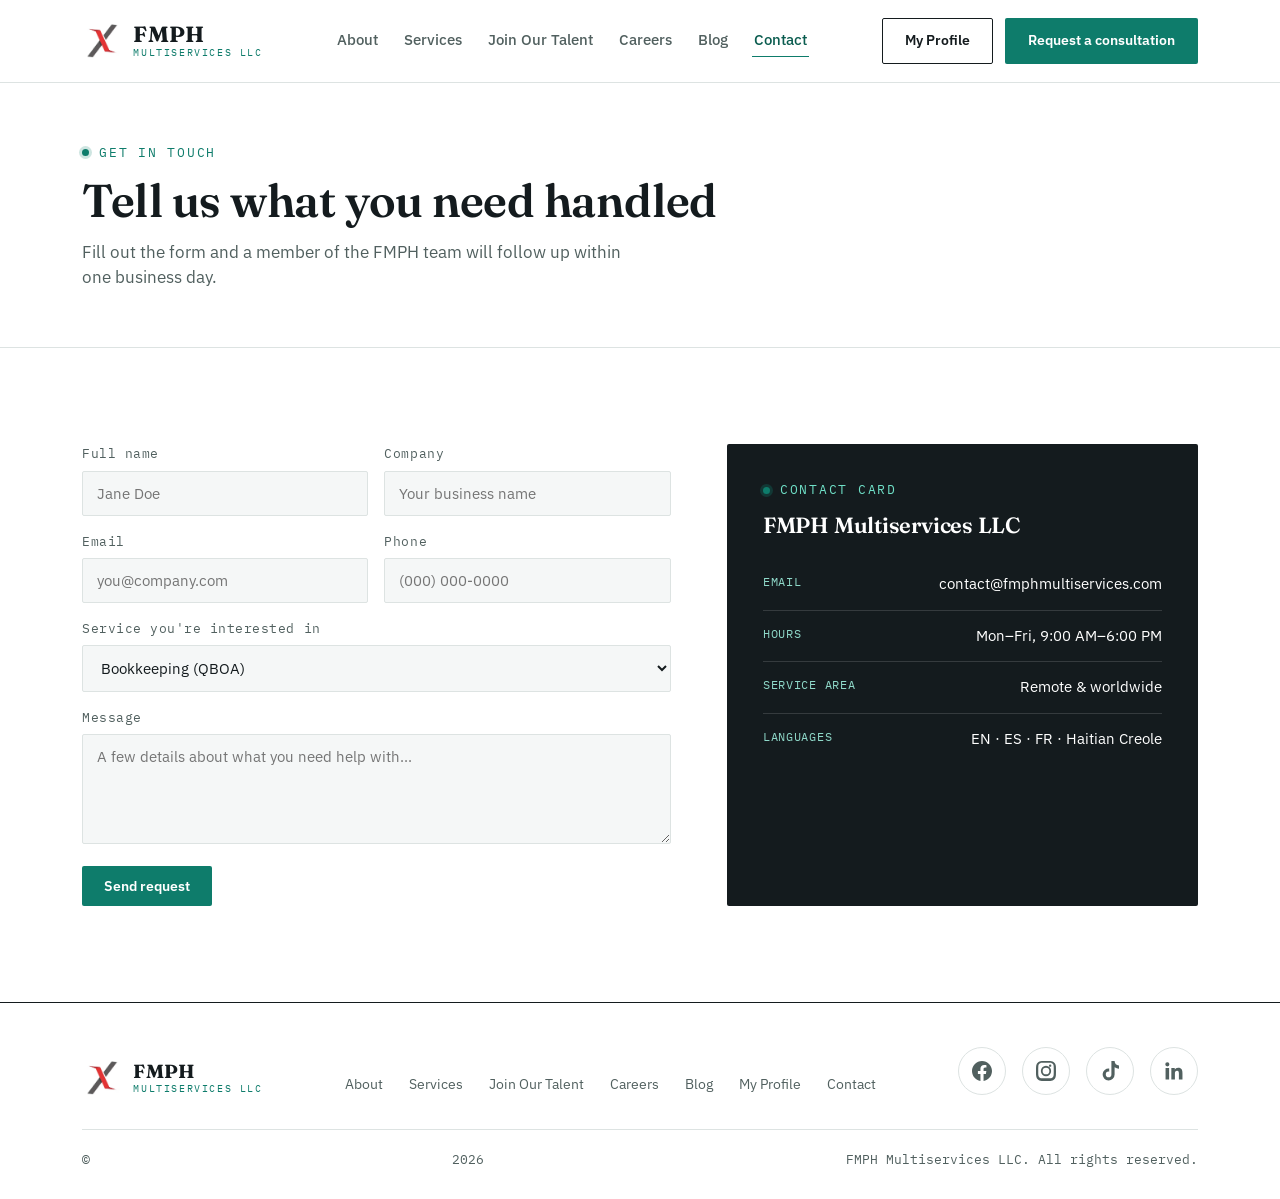
<file: contact.html>
<!DOCTYPE html>
<html lang="en">
<head>
<meta charset="UTF-8">
<meta name="viewport" content="width=device-width, initial-scale=1.0">
<title>Contact Us — FMPH Multiservices LLC</title>
<meta name="description" content="Get in touch with FMPH Multiservices LLC for bookkeeping, call center, sales, healthcare support, or interpretation services.">
<link rel="icon" type="image/png" href="logo-icon.png">
<link rel="preconnect" href="https://fonts.googleapis.com">
<link rel="preconnect" href="https://fonts.gstatic.com" crossorigin>
<link href="https://fonts.googleapis.com/css2?family=Fraunces:opsz,wght@9..144,400;9..144,500;9..144,600;9..144,700&family=IBM+Plex+Sans:wght@400;500;600;700&family=IBM+Plex+Mono:wght@400;500&display=swap" rel="stylesheet">
<link rel="stylesheet" href="styles.css">
</head>
<body>

<header>
  <div class="nav">
    <a href="index.html" class="logo">
      <img src="logo-icon.png" alt="FMPH Multiservices LLC logo" class="logo-icon">
      <span class="logo-text">
        <span class="mark">FMPH</span>
        <span class="sub">Multiservices LLC</span>
      </span>
    </a>
    <nav class="links">
      <a href="about.html">About</a>
      <a href="index.html#services">Services</a>
      <a href="join-our-talent.html">Join Our Talent</a>
      <a href="careers.html">Careers</a>
      <a href="blog.html">Blog</a>
      <a href="contact.html" class="active">Contact</a>
    </nav>
    <div style="display:flex; align-items:center; gap:12px;">
      <a href="my-profile.html" class="btn btn-ghost">My Profile</a>
      <a href="contact.html" class="btn btn-primary">Request a consultation</a>
      <button class="navbtn" id="navToggle" aria-label="Toggle menu" aria-expanded="false"><span></span><span></span><span></span></button>
    </div>
  </div>
  <nav class="links" id="mobileNav" style="display:none; flex-direction:column; gap:0; padding:0 32px 20px;">
    <a href="about.html" style="padding:12px 0; border-bottom:1px solid var(--line);">About</a>
    <a href="index.html#services" style="padding:12px 0; border-bottom:1px solid var(--line);">Services</a>
    <a href="join-our-talent.html" style="padding:12px 0; border-bottom:1px solid var(--line);">Join Our Talent</a>
    <a href="careers.html" style="padding:12px 0; border-bottom:1px solid var(--line);">Careers</a>
    <a href="blog.html" style="padding:12px 0; border-bottom:1px solid var(--line);">Blog</a>
    <a href="my-profile.html" style="padding:12px 0; border-bottom:1px solid var(--line);">My Profile</a>
    <a href="contact.html" style="padding:12px 0;">Contact</a>
  </nav>
</header>

<main id="top">

  <div class="page-hero">
    <div class="wrap">
      <span class="eyebrow reveal">Get in touch</span>
      <h1 class="reveal">Tell us what you need handled</h1>
      <p class="reveal">Fill out the form and a member of the FMPH team will follow up within one business day.</p>
    </div>
  </div>

  <section>
    <div class="wrap contact-grid">
      <form id="contactForm" class="reveal" action="https://formspree.io/f/mvkpgjkd" method="POST">
        <div class="row2">
          <div class="field">
            <label for="name">Full name</label>
            <input id="name" name="name" type="text" placeholder="Jane Doe" required>
          </div>
          <div class="field">
            <label for="company">Company</label>
            <input id="company" name="company" type="text" placeholder="Your business name">
          </div>
        </div>
        <div class="row2">
          <div class="field">
            <label for="email">Email</label>
            <input id="email" name="email" type="email" placeholder="you@company.com" required>
          </div>
          <div class="field">
            <label for="phone">Phone</label>
            <input id="phone" name="phone" type="tel" placeholder="(000) 000-0000">
          </div>
        </div>
        <div class="field">
          <label for="service">Service you're interested in</label>
          <select id="service" name="service">
            <option>Bookkeeping (QBOA)</option>
            <option>Call Center</option>
            <option>Sales</option>
            <option>Healthcare Support</option>
            <option>Interpretation</option>
            <option>Other / Not sure yet</option>
          </select>
        </div>
        <div class="field">
          <label for="message">Message</label>
          <textarea id="message" name="message" placeholder="A few details about what you need help with..."></textarea>
        </div>
        <button type="submit" class="btn btn-primary">Send request</button>
      </form>

      <div class="info-card reveal">
        <span class="eyebrow">Contact card</span>
        <h3>FMPH Multiservices LLC</h3>
        <div class="info-line"><span>EMAIL</span><span>contact@fmphmultiservices.com</span></div>
        <div class="info-line"><span>HOURS</span><span>Mon–Fri, 9:00 AM–6:00 PM</span></div>
        <div class="info-line"><span>SERVICE AREA</span><span>Remote &amp; worldwide</span></div>
        <div class="info-line" style="border-bottom:none;"><span>LANGUAGES</span><span>EN · ES · FR · Haitian Creole</span></div>
      </div>
    </div>
  </section>

</main>

<footer>
  <div class="wrap">
    <div class="foot-grid">
      <a href="index.html" class="logo">
        <img src="logo-icon.png" alt="FMPH Multiservices LLC logo" class="logo-icon">
        <span class="logo-text">
          <span class="mark">FMPH</span>
          <span class="sub">Multiservices LLC</span>
        </span>
      </a>
      <div class="foot-links">
        <a href="about.html">About</a>
        <a href="index.html#services">Services</a>
        <a href="join-our-talent.html">Join Our Talent</a>
        <a href="careers.html">Careers</a>
        <a href="blog.html">Blog</a>
        <a href="my-profile.html">My Profile</a>
        <a href="contact.html">Contact</a>
      </div>
      <div class="foot-social">
        <a href="https://www.facebook.com/profile.php?id=61593194277600" target="_blank" rel="noopener" aria-label="Facebook">
          <svg viewBox="0 0 24 24"><path d="M22 12.06C22 6.51 17.52 2 12 2S2 6.51 2 12.06c0 5 3.66 9.15 8.44 9.94v-7.03H7.9v-2.91h2.54V9.85c0-2.51 1.49-3.9 3.77-3.9 1.09 0 2.24.2 2.24.2v2.46h-1.26c-1.24 0-1.63.77-1.63 1.56v1.88h2.78l-.44 2.91h-2.34V22c4.78-.79 8.44-4.94 8.44-9.94Z"/></svg>
        </a>
        <a href="https://www.instagram.com/fmphmultiservicesllc" target="_blank" rel="noopener" aria-label="Instagram">
          <svg viewBox="0 0 24 24"><path d="M12 2c2.72 0 3.06.01 4.12.06 1.06.05 1.79.22 2.43.47.66.26 1.21.6 1.76 1.15.55.55.9 1.1 1.15 1.76.25.64.42 1.37.47 2.43.05 1.06.06 1.4.06 4.12s-.01 3.06-.06 4.12c-.05 1.06-.22 1.79-.47 2.43-.26.66-.6 1.21-1.15 1.76-.55.55-1.1.9-1.76 1.15-.64.25-1.37.42-2.43.47-1.06.05-1.4.06-4.12.06s-3.06-.01-4.12-.06c-1.06-.05-1.79-.22-2.43-.47-.66-.26-1.21-.6-1.76-1.15-.55-.55-.9-1.1-1.15-1.76-.25-.64-.42-1.37-.47-2.43C2.01 15.06 2 14.72 2 12s.01-3.06.06-4.12c.05-1.06.22-1.79.47-2.43.26-.66.6-1.21 1.15-1.76.55-.55 1.1-.9 1.76-1.15.64-.25 1.37-.42 2.43-.47C8.94 2.01 9.28 2 12 2Zm0 1.8c-2.67 0-2.99.01-4.04.06-.87.04-1.34.18-1.65.3-.42.16-.71.36-1.02.67-.31.31-.51.6-.67 1.02-.12.31-.26.78-.3 1.65-.05 1.05-.06 1.37-.06 4.04s.01 2.99.06 4.04c.04.87.18 1.34.3 1.65.16.42.36.71.67 1.02.31.31.6.51 1.02.67.31.12.78.26 1.65.3 1.05.05 1.37.06 4.04.06s2.99-.01 4.04-.06c.87-.04 1.34-.18 1.65-.3.42-.16.71-.36 1.02-.67.31-.31.51-.6.67-1.02.12-.31.26-.78.3-1.65.05-1.05.06-1.37.06-4.04s-.01-2.99-.06-4.04c-.04-.87-.18-1.34-.3-1.65-.16-.42-.36-.71-.67-1.02-.31-.31-.6-.51-1.02-.67-.31-.12-.78-.26-1.65-.3C14.99 3.81 14.67 3.8 12 3.8Zm0 3.05a5.15 5.15 0 1 1 0 10.3 5.15 5.15 0 0 1 0-10.3Zm0 1.8a3.35 3.35 0 1 0 0 6.7 3.35 3.35 0 0 0 0-6.7Zm5.35-1.99a1.2 1.2 0 1 1-2.4 0 1.2 1.2 0 0 1 2.4 0Z"/></svg>
        </a>
        <a href="https://www.tiktok.com/@fmph.multiservices" target="_blank" rel="noopener" aria-label="TikTok">
          <svg viewBox="0 0 24 24"><path d="M16.6 2h-3.2v13.4a2.8 2.8 0 1 1-2.8-2.8c.2 0 .4 0 .6.05V9.5a6 6 0 1 0 5.4 5.97V8.3a7.9 7.9 0 0 0 4.4 1.34V6.4a4.6 4.6 0 0 1-4.4-4.4Z"/></svg>
        </a>
        <a href="#" target="_blank" rel="noopener" aria-label="LinkedIn" id="linkedinLink">
          <svg viewBox="0 0 24 24"><path d="M20.45 20.45h-3.56v-5.57c0-1.33-.02-3.04-1.85-3.04-1.85 0-2.14 1.45-2.14 2.94v5.67H9.34V9h3.41v1.56h.05c.48-.9 1.64-1.85 3.38-1.85 3.61 0 4.28 2.38 4.28 5.47v6.27ZM5.34 7.43a2.06 2.06 0 1 1 0-4.12 2.06 2.06 0 0 1 0 4.12ZM7.12 20.45H3.56V9h3.56v11.45Z"/></svg>
        </a>
      </div>
    </div>
    <div class="foot-bottom">© <span id="year"></span> FMPH Multiservices LLC. All rights reserved.</div>
  </div>
</footer>

<script src="nav.js"></script>
<script>
  const contactForm = document.getElementById('contactForm');
  contactForm.addEventListener('submit', async function(e){
    e.preventDefault();
    const btn = this.querySelector('button[type="submit"]');
    const original = btn.textContent;
    btn.disabled = true;
    btn.textContent = 'Sending…';

    try {
      const response = await fetch(contactForm.action, {
        method: 'POST',
        body: new FormData(contactForm),
        headers: { 'Accept': 'application/json' }
      });
      if (response.ok) {
        btn.textContent = 'Request sent ✓';
        btn.style.background = 'var(--ledger-deep)';
        contactForm.reset();
      } else {
        btn.textContent = 'Something went wrong — try again';
        btn.style.background = '#C4433A';
      }
    } catch (err) {
      btn.textContent = 'Something went wrong — try again';
      btn.style.background = '#C4433A';
    }

    setTimeout(() => { btn.disabled = false; btn.textContent = original; btn.style.background = ''; }, 3200);
  });
</script>
</body>
</html>
</file>
<file: styles.css>
:root{
    --ink:#141B1E;
    --ink-soft:#51605F;
    --paper:#FFFFFF;
    --paper-raised:#F5F7F7;
    --line:#DDE3E2;
    --ledger:#0E7C6B;
    --ledger-deep:#0A5C4F;
    --amber:#D9673F;
    --white:#FFFFFF;
    --radius:2px;
    --maxw:1180px;
  }
  *{box-sizing:border-box;}
  html{scroll-behavior:smooth;}
  body{
    margin:0;
    background:var(--paper);
    color:var(--ink);
    font-family:'IBM Plex Sans', sans-serif;
    font-size:16px;
    line-height:1.55;
    -webkit-font-smoothing:antialiased;
  }
  h1,h2,h3{
    font-family:'Fraunces', serif;
    color:var(--ink);
    margin:0;
    line-height:1.08;
    font-weight:600;
    letter-spacing:-0.01em;
  }
  a{color:inherit;}
  .wrap{max-width:var(--maxw); margin:0 auto; padding:0 32px;}
  .mono{font-family:'IBM Plex Mono', monospace;}
  .eyebrow{
    font-family:'IBM Plex Mono', monospace;
    font-size:12.5px;
    letter-spacing:.14em;
    text-transform:uppercase;
    color:var(--ledger);
    display:flex;
    align-items:center;
    gap:10px;
  }
  .eyebrow::before{
    content:"";
    width:7px;height:7px;border-radius:50%;
    background:var(--ledger);
    box-shadow:0 0 0 3px rgba(14,124,107,.2);
    flex:none;
  }
  ::selection{background:var(--ink); color:var(--paper-raised);}
  a:focus-visible, button:focus-visible, input:focus-visible, textarea:focus-visible, select:focus-visible{
    outline:2px solid var(--ledger);
    outline-offset:3px;
  }

  /* ---------- HEADER ---------- */
  header{
    position:sticky; top:0; z-index:100;
    background:rgba(255,255,255,.92);
    backdrop-filter:blur(8px);
    border-bottom:1px solid var(--line);
  }
  .nav{
    display:flex; align-items:center; justify-content:space-between;
    padding:18px 32px;
    max-width:var(--maxw); margin:0 auto;
  }
  .logo{
    display:flex; flex-direction:row; align-items:center; gap:10px; text-decoration:none;
  }
  .logo-icon{height:34px; width:auto; display:block; flex:none;}
  .logo-text{display:flex; flex-direction:column; line-height:1; gap:3px;}
  .logo .mark{font-family:'Fraunces', serif; font-weight:700; font-size:22px; letter-spacing:.01em; color:var(--ink);}
  .logo .sub{font-family:'IBM Plex Mono', monospace; font-size:10px; letter-spacing:.16em; text-transform:uppercase; color:var(--ledger);}
  nav.links{display:flex; gap:22px; align-items:center;}
  nav.links a{
    text-decoration:none; font-size:14.5px; font-weight:500; color:var(--ink-soft);
    padding:4px 2px; border-bottom:1px solid transparent; transition:.2s;
  }
  nav.links a:hover{color:var(--ledger-deep); border-bottom-color:var(--ledger);}
  .btn{
    font-family:'IBM Plex Sans', sans-serif;
    font-weight:600; font-size:14px;
    padding:11px 22px;
    border-radius:var(--radius);
    text-decoration:none;
    display:inline-flex; align-items:center; gap:8px;
    cursor:pointer; border:1px solid transparent;
    transition:.2s;
  }
  .btn-primary{background:var(--ledger); color:var(--white);}
  .btn-primary:hover{background:var(--ledger-deep);}
  .btn-ghost{border-color:var(--ink); color:var(--ink); background:transparent;}
  .btn-ghost:hover{background:var(--ink); color:var(--paper);}
  .navbtn{display:none; background:none; border:none; cursor:pointer; padding:6px;}
  .navbtn span{display:block; width:22px; height:2px; background:var(--ink); margin:5px 0;}

  /* ---------- HERO ---------- */
  .hero{padding:88px 0 64px; overflow:hidden;}
  .hero-grid{
    display:grid; grid-template-columns:1.15fr .85fr; gap:56px; align-items:center;
  }
  .hero h1{font-size:clamp(34px,4.6vw,58px); margin:18px 0 22px;}
  .hero h1 em{font-style:italic; color:var(--ledger);}
  .hero p.lead{font-size:18px; color:var(--ink-soft); max-width:46ch; margin-bottom:32px;}
  .hero-ctas{display:flex; gap:14px; flex-wrap:wrap;}

  .ledger-card{
    background:var(--paper-raised);
    border:1px solid var(--line);
    border-radius:var(--radius);
    box-shadow:0 22px 50px -22px rgba(20,27,30,.28);
  }
  .ledger-card .lc-head{
    display:flex; justify-content:space-between; align-items:center;
    padding:14px 18px; border-bottom:1px solid var(--line);
    font-family:'IBM Plex Mono', monospace; font-size:11.5px; letter-spacing:.08em;
    text-transform:uppercase; color:var(--ink-soft);
  }
  .lc-head .dots{display:flex; gap:6px;}
  .lc-head .dots span{width:7px; height:7px; border-radius:50%; background:var(--line);}
  #ticker{list-style:none; margin:0; padding:10px 0; min-height:268px;}
  #ticker li{
    display:grid; grid-template-columns:64px 1fr auto; gap:12px; align-items:baseline;
    padding:11px 18px; font-family:'IBM Plex Mono', monospace; font-size:12.5px;
    opacity:0; transform:translateY(6px);
    animation:rowIn .5s ease forwards;
    border-bottom:1px dashed var(--line);
  }
  #ticker li:last-child{border-bottom:none;}
  #ticker li .t-time{color:var(--ink-soft);}
  #ticker li .t-desc{color:var(--ink); font-family:'IBM Plex Sans', sans-serif; font-size:13.5px;}
  #ticker li .t-tag{
    font-size:10px; letter-spacing:.08em; padding:3px 7px; border-radius:20px;
    background:rgba(14,124,107,.14); color:var(--ledger-deep); white-space:nowrap; height:fit-content;
  }
  @keyframes rowIn{to{opacity:1; transform:translateY(0);}}

  .marquee-strip{
    border-top:1px solid var(--line); border-bottom:1px solid var(--line);
    background:var(--ink); color:var(--paper); overflow:hidden; padding:13px 0;
  }
  .marquee-strip .track{display:flex; width:max-content; animation:scroll 32s linear infinite;}
  .marquee-strip .track span{
    font-family:'IBM Plex Mono', monospace; font-size:12.5px; letter-spacing:.05em;
    padding:0 28px; white-space:nowrap; color:#BFEAE1; display:flex; align-items:center; gap:10px;
  }
  .marquee-strip .track span::before{content:"•"; color:var(--ledger);}
  @keyframes scroll{from{transform:translateX(0);} to{transform:translateX(-50%);}}

  /* ---------- SECTION SHARED ---------- */
  section{padding:96px 0;}
  .section-head{max-width:640px; margin-bottom:52px;}
  .section-head h2{font-size:clamp(28px,3.4vw,40px); margin-top:14px;}
  .section-head p{color:var(--ink-soft); font-size:16.5px; margin-top:14px;}

  /* ---------- SERVICES LEDGER ---------- */
  .ledger{border-top:1px solid var(--ink);}
  .ledger-row{
    border-bottom:1px solid var(--line);
    padding:30px 0;
    display:grid; grid-template-columns:110px 1fr; gap:28px;
    cursor:pointer;
  }
  .ledger-row .code{
    font-family:'IBM Plex Mono', monospace; font-size:13px; color:var(--ledger);
    padding-top:6px; letter-spacing:.04em;
  }
  .ledger-row .row-main{display:grid; grid-template-columns:1fr auto; gap:24px; align-items:start;}
  .ledger-row h3{font-size:24px; font-weight:600;}
  .ledger-row .row-sub{color:var(--ink-soft); margin-top:8px; max-width:56ch; font-size:15px;}
  .ledger-row .chev{
    font-family:'IBM Plex Mono', monospace; font-size:20px; color:var(--ink-soft);
    transition:transform .3s; padding-top:2px;
  }
  .ledger-row.open .chev{transform:rotate(45deg); color:var(--ledger);}
  .row-detail{
    max-height:0; overflow:hidden; transition:max-height .35s ease;
    grid-column:1/-1;
  }
  .ledger-row.open .row-detail{max-height:220px;}
  .row-detail-inner{
    display:flex; flex-wrap:wrap; gap:10px 28px; padding-top:20px; margin-left:0;
  }
  .row-detail-inner div{
    font-size:14px; color:var(--ink); display:flex; gap:8px; align-items:baseline;
  }
  .row-detail-inner div::before{content:"—"; color:var(--amber); font-weight:600;}

  /* ---------- HOW IT WORKS ---------- */
  .steps{display:grid; grid-template-columns:repeat(3,1fr); gap:0; border-top:1px solid var(--ink); border-bottom:1px solid var(--ink);}
  .step{padding:36px 30px; border-right:1px solid var(--line);}
  .step:last-child{border-right:none;}
  .step .num{font-family:'IBM Plex Mono', monospace; color:var(--ledger); font-size:13px; letter-spacing:.08em;}
  .step h3{font-size:21px; margin:16px 0 10px;}
  .step p{color:var(--ink-soft); font-size:14.5px; margin:0;}

  /* ---------- INDUSTRIES ---------- */
  .chips{display:flex; flex-wrap:wrap; gap:12px;}
  .chip{
    border:1px solid var(--ink); border-radius:30px; padding:10px 20px;
    font-size:14px; font-weight:500; background:var(--paper-raised);
  }

  /* ---------- WHY GRID ---------- */
  .why-grid{display:grid; grid-template-columns:repeat(4,1fr); gap:1px; background:var(--line); border:1px solid var(--line);}
  .why-cell{background:var(--paper-raised); padding:34px 26px;}
  .why-cell .wnum{font-family:'IBM Plex Mono', monospace; font-size:12px; color:var(--ledger-deep); letter-spacing:.08em;}
  .why-cell h3{font-size:18px; margin:14px 0 10px;}
  .why-cell p{font-size:14px; color:var(--ink-soft); margin:0;}

  /* ---------- CTA BANNER ---------- */
  .cta-banner{
    background:var(--ink); color:var(--paper);
    border-radius:var(--radius);
    padding:56px 48px;
    display:flex; justify-content:space-between; align-items:center; gap:32px; flex-wrap:wrap;
  }
  .cta-banner h2{color:var(--white); font-size:clamp(24px,3vw,34px); max-width:14ch;}
  .cta-banner .btn-primary{background:var(--ledger); color:var(--ink); border-color:var(--ledger);}
  .cta-banner .btn-primary:hover{background:var(--ledger-deep); color:var(--white);}

  /* ---------- CTA PRO (photo banner with trust stats) ---------- */
  .cta-pro{
    position:relative; border-radius:var(--radius); overflow:hidden;
    display:grid; grid-template-columns:1.15fr .85fr; min-height:360px;
  }
  .cta-pro-photo{position:relative;}
  .cta-pro-photo img{width:100%; height:100%; object-fit:cover; display:block;}
  .cta-pro-photo::after{content:""; position:absolute; inset:0; background:linear-gradient(90deg, rgba(20,27,30,0) 0%, rgba(20,27,30,.55) 100%);}
  .cta-pro-body{
    background:var(--ink); color:var(--paper);
    padding:48px 44px; display:flex; flex-direction:column; justify-content:center; gap:22px;
  }
  .cta-pro-body .eyebrow{color:#8FEFDB;}
  .cta-pro-body .eyebrow::before{background:#8FEFDB; box-shadow:0 0 0 3px rgba(143,239,219,.25);}
  .cta-pro-body h2{color:#fff; font-size:clamp(26px,3vw,36px); margin:0; max-width:16ch;}
  .cta-pro-body p{color:#C9D6D3; font-size:15.5px; margin:0; max-width:42ch;}
  .cta-pro-actions{display:flex; gap:14px; flex-wrap:wrap; margin-top:4px;}
  .cta-pro .btn-primary{background:var(--ledger); color:var(--ink); border-color:var(--ledger);}
  .cta-pro .btn-primary:hover{background:#8FEFDB; color:var(--ink);}
  .cta-pro .btn-ghost{border-color:#fff; color:#fff;}
  .cta-pro .btn-ghost:hover{background:#fff; color:var(--ink);}
  .cta-pro-stats{display:flex; gap:28px; margin-top:14px; flex-wrap:wrap;}
  .cta-pro-stats div{border-left:2px solid var(--ledger); padding-left:12px;}
  .cta-pro-stats .stat-num{font-family:'Fraunces',serif; font-size:24px; font-weight:600; color:#fff; display:block; line-height:1.1;}
  .cta-pro-stats .stat-label{font-size:11px; color:#9FB0AC; font-family:'IBM Plex Mono',monospace; letter-spacing:.05em;}
  @media (max-width:900px){
    .cta-pro{grid-template-columns:1fr;}
    .cta-pro-photo{min-height:220px;}
  }

  /* ---------- CONTACT ---------- */
  .contact-grid{display:grid; grid-template-columns:1fr .8fr; gap:56px;}
  form{display:grid; gap:16px;}
  .field{display:grid; gap:6px;}
  .field label{font-size:13px; font-family:'IBM Plex Mono', monospace; letter-spacing:.04em; color:var(--ink-soft);}
  .field input, .field select, .field textarea{
    font-family:'IBM Plex Sans', sans-serif; font-size:15px;
    border:1px solid var(--line); background:var(--paper-raised);
    padding:12px 14px; border-radius:var(--radius); color:var(--ink);
  }
  .field textarea{resize:vertical; min-height:110px;}
  .row2{display:grid; grid-template-columns:1fr 1fr; gap:16px;}
  form .btn-primary{justify-self:start; margin-top:6px; border:none;}

  .info-card{background:var(--ink); color:var(--paper); padding:36px; border-radius:var(--radius);}
  .info-card .eyebrow{color:#6FE0C7;}
  .info-card .eyebrow::before{background:var(--ledger); box-shadow:0 0 0 3px rgba(14,124,107,.3);}
  .info-card h3{color:var(--white); font-size:22px; margin:14px 0 22px;}
  .info-line{display:flex; justify-content:space-between; padding:14px 0; border-bottom:1px solid rgba(255,255,255,.14); font-size:14.5px;}
  .info-line span:first-child{color:#8FD9C9; font-family:'IBM Plex Mono', monospace; font-size:12px; letter-spacing:.06em;}
  .info-line span:last-child{text-align:right;}

  /* ---------- FOOTER ---------- */
  footer{border-top:1px solid var(--ink); padding:44px 0 30px;}
  .foot-grid{display:flex; justify-content:space-between; align-items:flex-end; flex-wrap:wrap; gap:24px;}
  footer .logo .mark{font-size:19px;}
  .foot-links{display:flex; gap:26px; flex-wrap:wrap;}
  .foot-links a{font-size:13.5px; text-decoration:none; color:var(--ink-soft);}
  .foot-social{display:flex; gap:16px; align-items:center;}
  .foot-social a{
    display:flex; align-items:center; justify-content:center;
    width:48px; height:48px; border-radius:50%; border:1px solid var(--line);
    color:var(--ink-soft); transition:.2s;
  }
  .foot-social a:hover{background:var(--ink); border-color:var(--ink); color:var(--paper);}
  .foot-social svg{width:24px; height:24px; fill:currentColor;}
  .foot-bottom{margin-top:34px; padding-top:20px; border-top:1px solid var(--line); font-size:12.5px; color:var(--ink-soft); font-family:'IBM Plex Mono', monospace; display:flex; justify-content:space-between; align-items:center; flex-wrap:wrap; gap:16px;}

  .reveal{opacity:0; transform:translateY(18px); transition:opacity .6s ease, transform .6s ease;}
  .reveal.in{opacity:1; transform:translateY(0);}

  /* ---------- ABOUT ---------- */
  .about-grid{display:grid; grid-template-columns:.9fr 1.1fr; gap:56px; align-items:center;}
  .about-photo img{width:100%; height:100%; object-fit:cover; border-radius:var(--radius); display:block; aspect-ratio:4/5;}
  .about-stats{display:flex; gap:28px; margin-top:28px; flex-wrap:wrap;}
  .about-stats div{border-left:2px solid var(--ledger); padding-left:14px;}
  .about-stats .stat-num{font-family:'Fraunces',serif; font-size:28px; font-weight:600; color:var(--ink); display:block;}
  .about-stats .stat-label{font-size:12.5px; color:var(--ink-soft); font-family:'IBM Plex Mono',monospace; letter-spacing:.05em;}

  /* ---------- WORLDWIDE BANNER ---------- */
  .worldwide-banner{
    position:relative; border-radius:var(--radius); overflow:hidden; min-height:280px;
    display:flex; align-items:center; margin-bottom:52px;
  }
  .worldwide-banner img{position:absolute; inset:0; width:100%; height:100%; object-fit:cover;}
  .worldwide-banner::after{content:""; position:absolute; inset:0; background:linear-gradient(100deg, rgba(20,27,30,.88) 0%, rgba(20,27,30,.55) 55%, rgba(20,27,30,.22) 100%);}
  .worldwide-content{position:relative; z-index:1; padding:44px 48px; color:#fff; max-width:560px;}
  .worldwide-content .eyebrow{color:#8FEFDB;}
  .worldwide-content .eyebrow::before{background:#8FEFDB; box-shadow:0 0 0 3px rgba(143,239,219,.25);}
  .worldwide-content h3{color:#fff; font-size:clamp(22px,2.6vw,30px); margin:14px 0 12px;}
  .worldwide-content p{color:#DCEAE7; font-size:15px; margin:0;}

  /* ---------- TALENT CATEGORIES ---------- */
  .talent-grid{display:grid; grid-template-columns:repeat(3,1fr); gap:22px;}
  .talent-card{
    position:relative; border-radius:var(--radius); overflow:hidden; cursor:pointer;
    aspect-ratio:4/3; border:1px solid var(--line); transition:transform .25s, outline-color .2s;
  }
  .talent-card:hover{transform:translateY(-4px);}
  .talent-card img{width:100%; height:100%; object-fit:cover; display:block;}
  .talent-card::after{content:""; position:absolute; inset:0; background:linear-gradient(180deg, rgba(20,27,30,0) 35%, rgba(20,27,30,.85) 100%);}
  .talent-card .talent-info{position:absolute; left:0; right:0; bottom:0; z-index:1; padding:18px; color:#fff;}
  .talent-card .talent-code{font-family:'IBM Plex Mono',monospace; font-size:11px; letter-spacing:.08em; color:#8FEFDB;}
  .talent-card h3{color:#fff; font-size:19px; margin:6px 0 4px;}
  .talent-card .talent-count{font-size:12.5px; color:#DCEAE7;}
  .talent-card.active{outline:2px solid var(--ledger); outline-offset:2px;}

  /* ---------- CAREERS ---------- */
  .career-toolbar{display:flex; align-items:center; justify-content:space-between; flex-wrap:wrap; gap:14px; margin-bottom:32px;}
  .career-filter-label{font-family:'IBM Plex Mono',monospace; font-size:12.5px; color:var(--ink-soft); display:flex; align-items:center; gap:10px;}
  .career-filter-label button{
    font-family:'IBM Plex Mono',monospace; font-size:11.5px; color:var(--ledger); background:none; border:1px solid var(--ledger);
    padding:4px 10px; border-radius:20px; cursor:pointer;
  }
  .badge-worldwide{
    display:inline-flex; align-items:center; gap:6px; font-size:12px; font-family:'IBM Plex Mono',monospace;
    border:1px solid var(--line); background:var(--paper-raised); padding:5px 11px; border-radius:20px; color:var(--ink-soft);
  }
  .career-grid{display:grid; grid-template-columns:repeat(3,1fr); gap:24px;}
  .job-card{border:1px solid var(--line); border-radius:var(--radius); overflow:hidden; display:flex; flex-direction:column; background:var(--paper-raised);}
  .job-card img{width:100%; aspect-ratio:16/10; object-fit:cover; display:block;}
  .job-card .job-body{padding:20px; display:flex; flex-direction:column; gap:10px; flex:1;}
  .job-card .job-dept{font-family:'IBM Plex Mono',monospace; font-size:11px; letter-spacing:.06em; color:var(--ledger-deep); text-transform:uppercase;}
  .job-card h3{font-size:19px;}
  .job-card .job-meta{display:flex; gap:8px; flex-wrap:wrap;}
  .job-card p.job-blurb{font-size:13.5px; color:var(--ink-soft); margin:0; flex:1;}
  .job-card .btn{margin-top:6px; align-self:flex-start; padding:9px 18px; font-size:13px;}
  .career-empty{display:none; padding:40px; text-align:center; color:var(--ink-soft); border:1px dashed var(--line); border-radius:var(--radius);}

  /* ---------- BLOG ---------- */
  .blog-grid{display:grid; grid-template-columns:repeat(3,1fr); gap:24px;}
  .blog-card{display:flex; flex-direction:column; gap:14px;}
  .blog-card img{width:100%; aspect-ratio:4/3; object-fit:cover; border-radius:var(--radius); display:block;}
  .blog-card .blog-tag{font-family:'IBM Plex Mono',monospace; font-size:11px; letter-spacing:.06em; color:var(--ledger-deep); text-transform:uppercase;}
  .blog-card h3{font-size:19px;}
  .blog-card p{font-size:14px; color:var(--ink-soft); margin:0;}
  .blog-card .blog-meta{font-family:'IBM Plex Mono',monospace; font-size:11.5px; color:var(--ink-soft); display:flex; justify-content:space-between; align-items:center;}
  .blog-card .blog-meta a{color:var(--ledger); text-decoration:none; font-weight:600;}

  /* ---------- MY PROFILE ---------- */
  .profile-grid{display:grid; grid-template-columns:.9fr 1.1fr; gap:56px; align-items:center;}
  .profile-photo img{width:100%; height:100%; object-fit:cover; border-radius:var(--radius); display:block; aspect-ratio:4/5;}
  .profile-tabs{display:flex; gap:4px; margin-bottom:24px; border:1px solid var(--line); border-radius:var(--radius); padding:4px; width:fit-content;}
  .profile-tab{
    font-family:'IBM Plex Sans',sans-serif; font-size:13.5px; font-weight:600; padding:9px 18px;
    border:none; background:transparent; color:var(--ink-soft); cursor:pointer; border-radius:var(--radius); transition:.2s;
  }
  .profile-tab.active{background:var(--ink); color:var(--paper);}
  .profile-form{display:none;}
  .profile-form.active{display:grid;}
  .profile-note{font-size:12.5px; color:var(--ink-soft); margin-top:4px;}

  @media (max-width:900px){
    .hero-grid{grid-template-columns:1fr;}
    nav.links{display:none;}
    .navbtn{display:block;}
    .steps{grid-template-columns:1fr;}
    .step{border-right:none; border-bottom:1px solid var(--line);}
    .why-grid{grid-template-columns:1fr 1fr;}
    .contact-grid{grid-template-columns:1fr;}
    .row2{grid-template-columns:1fr;}
    .ledger-row{grid-template-columns:1fr;}
    .ledger-row .code{padding-top:0;}
    .about-grid{grid-template-columns:1fr;}
    .talent-grid{grid-template-columns:1fr 1fr;}
    .career-grid{grid-template-columns:1fr 1fr;}
    .blog-grid{grid-template-columns:1fr 1fr;}
    .profile-grid{grid-template-columns:1fr;}
  }
  @media (max-width:560px){
    .wrap{padding:0 20px;}
    .why-grid{grid-template-columns:1fr;}
    .cta-banner{padding:38px 26px;}
    .talent-grid{grid-template-columns:1fr;}
    .career-grid{grid-template-columns:1fr;}
    .blog-grid{grid-template-columns:1fr;}
    .worldwide-content{padding:30px 24px;}
  }
  @media (prefers-reduced-motion: reduce){
    *{animation-duration:.01ms !important; animation-iteration-count:1 !important; transition-duration:.01ms !important;}
    html{scroll-behavior:auto;}
  }

  /* ---------- PAGE HERO (interior pages) ---------- */
  .page-hero{padding:60px 0 40px; border-bottom:1px solid var(--line);}
  .page-hero h1{font-size:clamp(30px,4vw,46px); margin-top:14px;}
  .page-hero p{color:var(--ink-soft); font-size:16.5px; margin-top:14px; max-width:56ch;}
  nav.links a.active{color:var(--ledger-deep); border-bottom-color:var(--ledger);}
</file>
